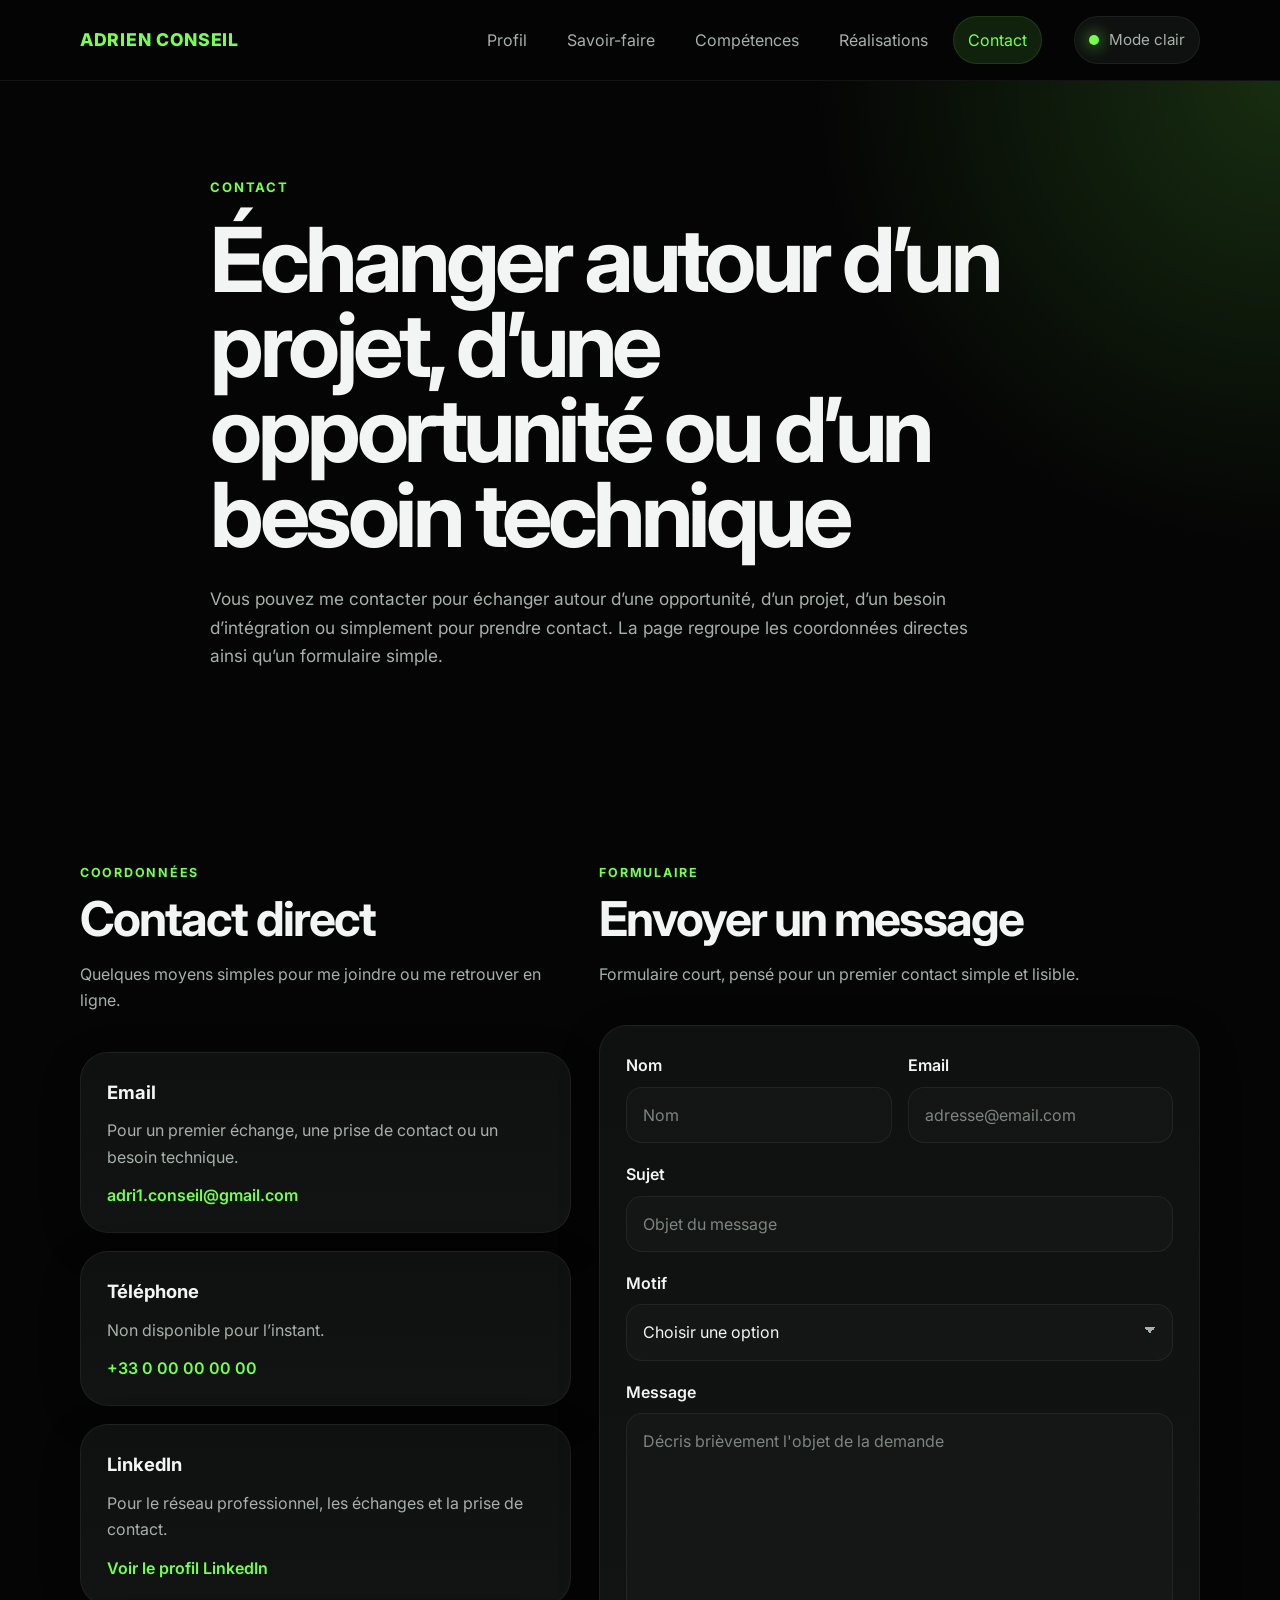
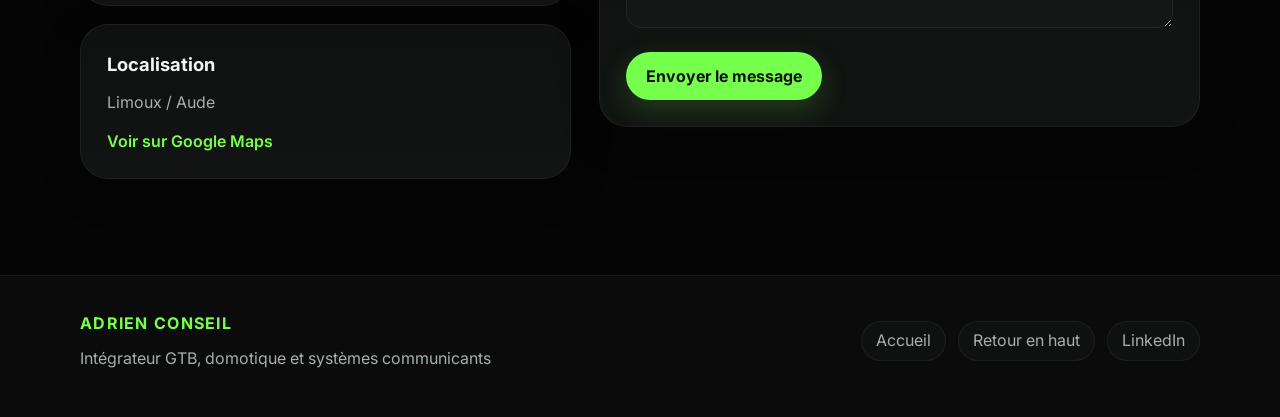
<file: contact.html>
<!DOCTYPE html>
<html lang="fr">
<head>
  <meta charset="UTF-8" />
  <meta name="viewport" content="width=device-width, initial-scale=1.0" />
  <title>Contact — Adrien Conseil</title>
  <meta
    name="description"
    content="Page de contact d’Adrien Conseil — Intégrateur GTB, domotique et systèmes communicants."
  />
  <link rel="stylesheet" href="style.css" />
</head>
<body data-theme="dark">
  <header class="site-header">
    <div class="container header-inner">
      <a href="index.html#top" class="site-brand">Adrien Conseil</a>

      <nav class="main-nav" aria-label="Navigation principale">
        <a href="index.html#profil" class="nav-link">Profil</a>
        <a href="index.html#missions" class="nav-link">Savoir-faire</a>
        <a href="index.html#competences" class="nav-link">Compétences</a>
        <a href="realisations.html" class="nav-link">Réalisations</a>
        <a href="contact.html" class="nav-link active">Contact</a>
      </nav>

      <button
        class="theme-toggle"
        id="themeToggle"
        type="button"
        aria-label="Changer de thème"
      >
        <span class="theme-toggle-dot"></span>
        <span class="theme-toggle-text">Mode clair</span>
      </button>
    </div>
  </header>

  <main id="top">
    <section class="section hero hero-contact">
      <div class="container hero-inner">
        <p class="eyebrow">Contact</p>
        <h1>Échanger autour d’un projet, d’une opportunité ou d’un besoin technique</h1>
        <p class="hero-text">
          Vous pouvez me contacter pour échanger autour d’une opportunité, d’un projet,
          d’un besoin d’intégration ou simplement pour prendre contact. La page
          regroupe les coordonnées directes ainsi qu’un formulaire simple.
        </p>
      </div>
    </section>

    <section class="section">
      <div class="container contact-layout">
        <div class="contact-column">
          <div class="section-heading">
            <p class="section-kicker">Coordonnées</p>
            <h2>Contact direct</h2>
            <p class="section-intro">
              Quelques moyens simples pour me joindre ou me retrouver en ligne.
            </p>
          </div>

          <div class="contact-cards">
            <article class="contact-card">
              <h3>Email</h3>
              <p>Pour un premier échange, une prise de contact ou un besoin technique.</p>
              <a href="mailto:adri1.conseil@gmail.com">adri1.conseil@gmail.com</a>
            </article>

            <article class="contact-card">
              <h3>Téléphone</h3>
              <p>Non disponible pour l’instant.</p>
              <a href="tel:+33000000000">+33 0 00 00 00 00</a>
            </article>

            <article class="contact-card">
              <h3>LinkedIn</h3>
              <p>Pour le réseau professionnel, les échanges et la prise de contact.</p>
              <a
                href="https://www.linkedin.com/in/adrien-conseil-538101113/"
                target="_blank"
                rel="noopener noreferrer"
              >
                Voir le profil LinkedIn
              </a>
            </article>

            <article class="contact-card">
              <h3>Localisation</h3>
              <p>Limoux / Aude</p>
              <a
                href="https://www.google.com/maps/search/?api=1&query=Limoux%2C+Aude"
                target="_blank"
                rel="noopener noreferrer"
              >
                Voir sur Google Maps
              </a>
            </article>
          </div>
        </div>

        <div class="contact-column">
          <div class="section-heading">
            <p class="section-kicker">Formulaire</p>
            <h2>Envoyer un message</h2>
            <p class="section-intro">
              Formulaire court, pensé pour un premier contact simple et lisible.
            </p>
          </div>

          <div class="contact-form-card">
            <form
              name="contact"
              method="POST"
              data-netlify="true"
              netlify-honeypot="bot-field"
              class="contact-form"
            >
              <input type="hidden" name="form-name" value="contact" />
              <p class="form-hidden">
                <label>
                  Ne pas remplir ce champ
                  <input name="bot-field" type="text" />
                </label>
              </p>

              <div class="form-grid">
                <div class="form-field">
                  <label for="name">Nom</label>
                  <input id="name" name="name" type="text" placeholder="Nom" required />
                </div>

                <div class="form-field">
                  <label for="email">Email</label>
                  <input id="email" name="email" type="email" placeholder="adresse@email.com" required />
                </div>
              </div>

              <div class="form-field">
                <label for="subject">Sujet</label>
                <input id="subject" name="subject" type="text" placeholder="Objet du message" />
              </div>

              <div class="form-field">
                <label for="reason">Motif</label>
                <select id="reason" name="reason">
                  <option value="">Choisir une option</option>
                  <option value="opportunite">Opportunité</option>
                  <option value="projet">Projet</option>
                  <option value="besoin-technique">Besoin technique</option>
                  <option value="autre">Autre</option>
                </select>
              </div>

              <div class="form-field">
                <label for="message">Message</label>
                <textarea
                  id="message"
                  name="message"
                  rows="7"
                  placeholder="Décris brièvement l'objet de la demande"
                  required
                ></textarea>
              </div>

              <div class="form-actions">
                <button type="submit" class="btn">Envoyer le message</button>
              </div>
            </form>
          </div>
        </div>
      </div>
    </section>
  </main>

  <footer class="site-footer">
    <div class="container footer-inner footer-inner-light">
      <div class="footer-text">
        <h2>Adrien Conseil</h2>
        <p>Intégrateur GTB, domotique et systèmes communicants</p>
      </div>

      <div class="footer-links">
        <a href="index.html">Accueil</a>
        <a href="#top">Retour en haut</a>
        <a
          href="https://www.linkedin.com/in/adrien-conseil-538101113/"
          target="_blank"
          rel="noopener noreferrer"
        >
          LinkedIn
        </a>
      </div>
    </div>
  </footer>

  <script>
    const body = document.body;
    const toggle = document.getElementById("themeToggle");
    const toggleText = document.querySelector(".theme-toggle-text");

    function applyTheme(theme) {
      body.setAttribute("data-theme", theme);
      localStorage.setItem("theme", theme);
      if (toggleText) {
        toggleText.textContent = theme === "dark" ? "Mode clair" : "Mode sombre";
      }
    }

    const savedTheme = localStorage.getItem("theme");
    if (savedTheme === "light" || savedTheme === "dark") {
      applyTheme(savedTheme);
    } else {
      applyTheme("dark");
    }

    if (toggle) {
      toggle.addEventListener("click", () => {
        const currentTheme = body.getAttribute("data-theme");
        applyTheme(currentTheme === "dark" ? "light" : "dark");
      });
    }
  </script>
</body>
</html>
</file>
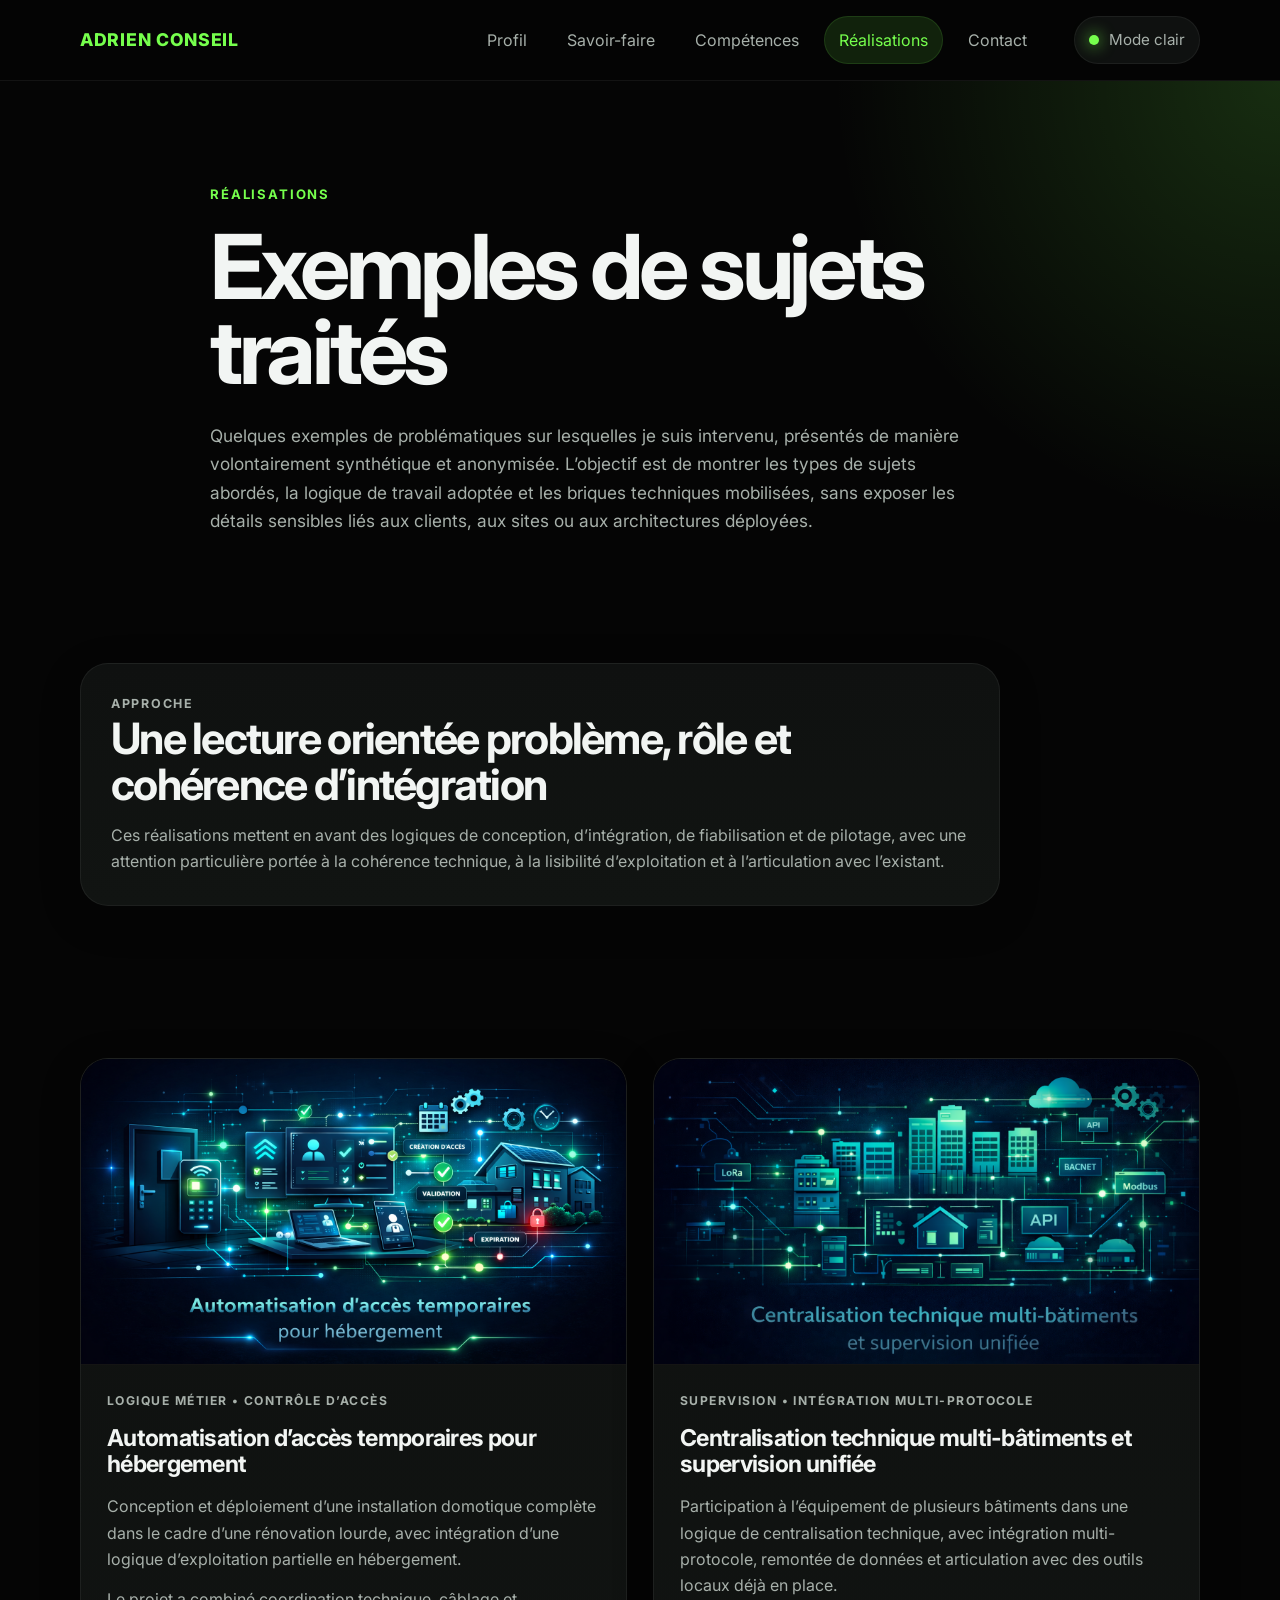
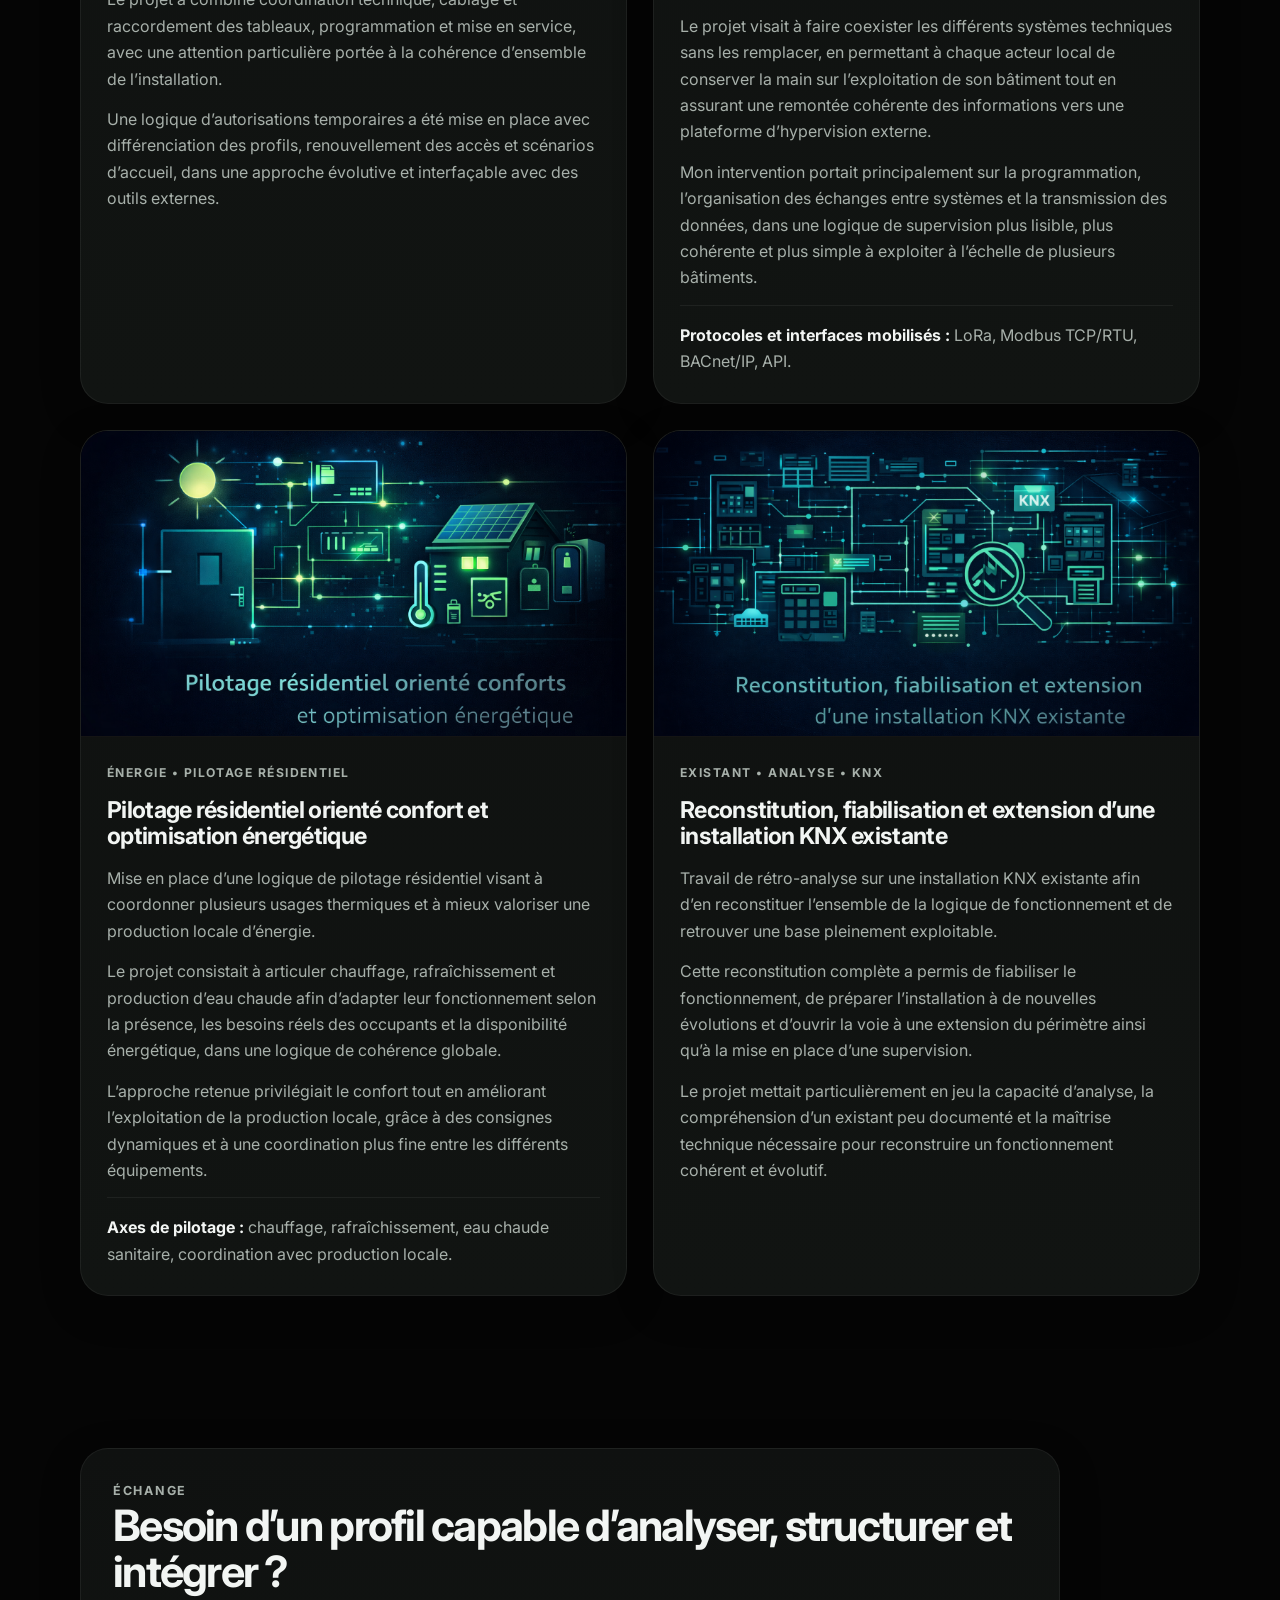
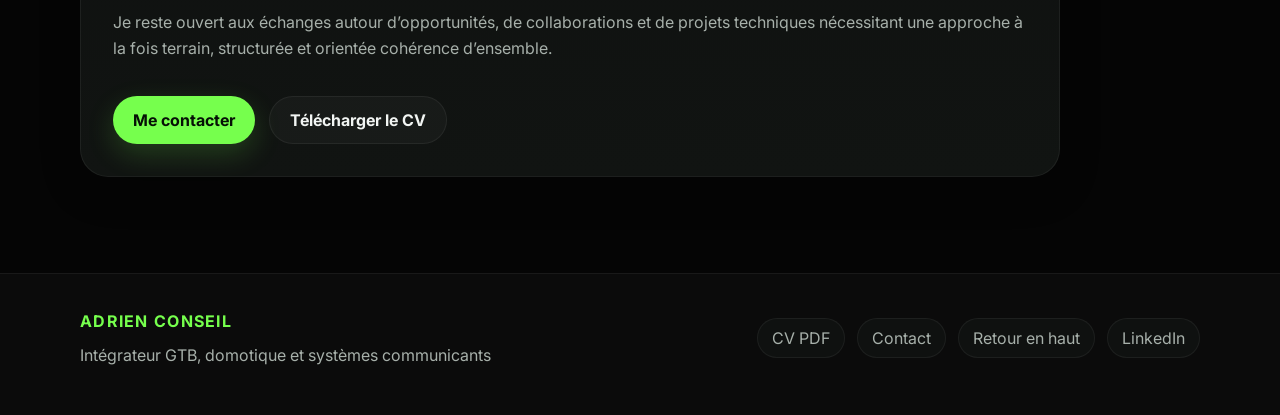
<file: realisations.html>
<!DOCTYPE html>
<html lang="fr">
<head>
  <meta charset="UTF-8" />
  <meta name="viewport" content="width=device-width, initial-scale=1.0" />
  <title>Réalisations — Adrien Conseil</title>
  <meta
    name="description"
    content="Quelques exemples de réalisations d’Adrien Conseil, présentés de manière synthétique et anonymisée."
  />
  <link rel="stylesheet" href="style.css" />
  <link rel="stylesheet" href="realisations.css" />
</head>
<body data-theme="dark">
  <header class="site-header">
    <div class="container header-inner">
      <a href="index.html#top" class="site-brand">Adrien Conseil</a>

      <nav class="main-nav" aria-label="Navigation principale">
        <a href="index.html#profil" class="nav-link">Profil</a>
        <a href="index.html#missions" class="nav-link">Savoir-faire</a>
        <a href="index.html#competences" class="nav-link">Compétences</a>
        <a href="realisations.html" class="nav-link active">Réalisations</a>
        <a href="contact.html" class="nav-link">Contact</a>
      </nav>

      <button
        class="theme-toggle"
        id="themeToggle"
        type="button"
        aria-label="Changer de thème"
      >
        <span class="theme-toggle-dot"></span>
        <span class="theme-toggle-text">Mode clair</span>
      </button>
    </div>
  </header>

  <main id="top">
    <section class="section hero hero-realisations">
      <div class="container hero-inner">
        <p class="eyebrow">Réalisations</p>
        <h1>Exemples de sujets traités</h1>
        <p class="hero-text">
          Quelques exemples de problématiques sur lesquelles je suis intervenu,
          présentés de manière volontairement synthétique et anonymisée. L’objectif
          est de montrer les types de sujets abordés, la logique de travail adoptée
          et les briques techniques mobilisées, sans exposer les détails sensibles
          liés aux clients, aux sites ou aux architectures déployées.
        </p>
      </div>
    </section>

    <section class="section realisations-intro-section">
      <div class="container">
        <div class="realisations-note">
          <p class="realisations-note-kicker">Approche</p>
          <h2>Une lecture orientée problème, rôle et cohérence d’intégration</h2>
          <p>
            Ces réalisations mettent en avant des logiques de conception,
            d’intégration, de fiabilisation et de pilotage, avec une attention
            particulière portée à la cohérence technique, à la lisibilité
            d’exploitation et à l’articulation avec l’existant.
          </p>
        </div>
      </div>
    </section>

    <section class="section realisations-grid-section">
      <div class="container">
        <div class="projects-grid">
          <article class="project-card">
            <figure class="project-visual">
              <img
                src="./ressources/img/realisation-acces-hebergement.png"
                alt="Illustration d’une automatisation d’accès temporaires pour hébergement"
              />
            </figure>

            <div class="project-content">
              <p class="project-label">Logique métier • Contrôle d’accès</p>
              <h2>Automatisation d’accès temporaires pour hébergement</h2>
              <p>
                Conception et déploiement d’une installation domotique complète dans
                le cadre d’une rénovation lourde, avec intégration d’une logique
                d’exploitation partielle en hébergement.
              </p>
              <p>
                Le projet a combiné coordination technique, câblage et raccordement
                des tableaux, programmation et mise en service, avec une attention
                particulière portée à la cohérence d’ensemble de l’installation.
              </p>
              <p>
                Une logique d’autorisations temporaires a été mise en place avec
                différenciation des profils, renouvellement des accès et scénarios
                d’accueil, dans une approche évolutive et interfaçable avec des
                outils externes.
              </p>
            </div>
          </article>

          <article class="project-card">
            <figure class="project-visual">
              <img
                src="./ressources/img/realisation-supervision-multibatiments.png"
                alt="Illustration d’une centralisation technique multi-bâtiments et supervision unifiée"
              />
            </figure>

            <div class="project-content">
              <p class="project-label">Supervision • Intégration multi-protocole</p>
              <h2>Centralisation technique multi-bâtiments et supervision unifiée</h2>
              <p>
                Participation à l’équipement de plusieurs bâtiments dans une logique
                de centralisation technique, avec intégration multi-protocole,
                remontée de données et articulation avec des outils locaux déjà en place.
              </p>
              <p>
                Le projet visait à faire coexister les différents systèmes techniques
                sans les remplacer, en permettant à chaque acteur local de conserver
                la main sur l’exploitation de son bâtiment tout en assurant une
                remontée cohérente des informations vers une plateforme d’hypervision externe.
              </p>
              <p>
                Mon intervention portait principalement sur la programmation,
                l’organisation des échanges entre systèmes et la transmission des
                données, dans une logique de supervision plus lisible, plus cohérente
                et plus simple à exploiter à l’échelle de plusieurs bâtiments.
              </p>

              <p class="project-techline">
                <strong>Protocoles et interfaces mobilisés :</strong> LoRa, Modbus
                TCP/RTU, BACnet/IP, API.
              </p>
            </div>
          </article>

          <article class="project-card">
            <figure class="project-visual">
              <img
                src="./ressources/img/realisation-energie-residentielle.png"
                alt="Illustration d’un pilotage résidentiel orienté confort et optimisation énergétique"
              />
            </figure>

            <div class="project-content">
              <p class="project-label">Énergie • Pilotage résidentiel</p>
              <h2>Pilotage résidentiel orienté confort et optimisation énergétique</h2>
              <p>
                Mise en place d’une logique de pilotage résidentiel visant à
                coordonner plusieurs usages thermiques et à mieux valoriser une
                production locale d’énergie.
              </p>
              <p>
                Le projet consistait à articuler chauffage, rafraîchissement et
                production d’eau chaude afin d’adapter leur fonctionnement selon la
                présence, les besoins réels des occupants et la disponibilité
                énergétique, dans une logique de cohérence globale.
              </p>
              <p>
                L’approche retenue privilégiait le confort tout en améliorant
                l’exploitation de la production locale, grâce à des consignes
                dynamiques et à une coordination plus fine entre les différents équipements.
              </p>

              <p class="project-techline">
                <strong>Axes de pilotage :</strong> chauffage, rafraîchissement,
                eau chaude sanitaire, coordination avec production locale.
              </p>
            </div>
          </article>

          <article class="project-card">
            <figure class="project-visual">
              <img
                src="./ressources/img/realisation-knx-existant.png"
                alt="Illustration d’une reconstitution, fiabilisation et extension d’une installation KNX existante"
              />
            </figure>

            <div class="project-content">
              <p class="project-label">Existant • Analyse • KNX</p>
              <h2>Reconstitution, fiabilisation et extension d’une installation KNX existante</h2>
              <p>
                Travail de rétro-analyse sur une installation KNX existante afin
                d’en reconstituer l’ensemble de la logique de fonctionnement et de
                retrouver une base pleinement exploitable.
              </p>
              <p>
                Cette reconstitution complète a permis de fiabiliser le fonctionnement,
                de préparer l’installation à de nouvelles évolutions et d’ouvrir la
                voie à une extension du périmètre ainsi qu’à la mise en place d’une supervision.
              </p>
              <p>
                Le projet mettait particulièrement en jeu la capacité d’analyse, la
                compréhension d’un existant peu documenté et la maîtrise technique
                nécessaire pour reconstruire un fonctionnement cohérent et évolutif.
              </p>
            </div>
          </article>
        </div>
      </div>
    </section>

    <section class="section realisations-cta-section">
      <div class="container">
        <div class="realisations-cta">
          <p class="section-kicker">Échange</p>
          <h2>Besoin d’un profil capable d’analyser, structurer et intégrer ?</h2>
          <p>
            Je reste ouvert aux échanges autour d’opportunités, de collaborations
            et de projets techniques nécessitant une approche à la fois terrain,
            structurée et orientée cohérence d’ensemble.
          </p>
          <div class="hero-actions">
            <a href="contact.html" class="btn">Me contacter</a>
            <a href="adrien_conseil_cv_dark_v3.pdf" class="btn btn-secondary" download>
              Télécharger le CV
            </a>
          </div>
        </div>
      </div>
    </section>
  </main>

  <footer class="site-footer">
    <div class="container footer-inner footer-inner-light">
      <div class="footer-text">
        <h2>Adrien Conseil</h2>
        <p>Intégrateur GTB, domotique et systèmes communicants</p>
      </div>

      <div class="footer-links">
        <a href="adrien_conseil_cv_dark_v3.pdf" download>CV PDF</a>
        <a href="contact.html">Contact</a>
        <a href="#top">Retour en haut</a>
        <a
          href="https://www.linkedin.com/in/adrien-conseil-538101113/"
          target="_blank"
          rel="noopener noreferrer"
        >
          LinkedIn
        </a>
      </div>
    </div>
  </footer>

  <script>
    const body = document.body;
    const toggle = document.getElementById("themeToggle");
    const toggleText = document.querySelector(".theme-toggle-text");

    function applyTheme(theme) {
      body.setAttribute("data-theme", theme);
      localStorage.setItem("theme", theme);
      if (toggleText) {
        toggleText.textContent = theme === "dark" ? "Mode clair" : "Mode sombre";
      }
    }

    const savedTheme = localStorage.getItem("theme");
    if (savedTheme === "light" || savedTheme === "dark") {
      applyTheme(savedTheme);
    } else {
      applyTheme("dark");
    }

    if (toggle) {
      toggle.addEventListener("click", () => {
        const currentTheme = body.getAttribute("data-theme");
        applyTheme(currentTheme === "dark" ? "light" : "dark");
      });
    }
  </script>
</body>
</html>
</file>
<file: style.css>
@import url("https://fonts.googleapis.com/css2?family=Inter:wght@400;500;600;700;800&display=swap");

:root {
  --font-main: "Inter", Arial, sans-serif;
  --radius-sm: 10px;
  --radius-md: 18px;
  --radius-lg: 28px;
  --shadow-soft: 0 12px 40px rgba(0, 0, 0, 0.22);
  --transition-fast: 0.2s ease;
  --transition-medium: 0.35s ease;
}

body[data-theme="dark"] {
  --bg: #050505;
  --bg-elevated: #0b0b0b;
  --bg-card: #0f1110;
  --bg-card-2: #111412;
  --text: #f2f5f3;
  --text-soft: #a7b0aa;
  --text-muted: #7c857f;
  --border: rgba(122, 255, 87, 0.12);
  --border-soft: rgba(255, 255, 255, 0.06);
  --accent: #76ff4d;
  --accent-strong: #57e234;
  --accent-soft: rgba(118, 255, 77, 0.12);
  --hero-glow: radial-gradient(circle at top right, rgba(118, 255, 77, 0.16), transparent 32%);
  --section-alt: #080909;
  --button-secondary-bg: rgba(255, 255, 255, 0.03);
  --button-secondary-text: #f2f5f3;
  --input-bg: rgba(255, 255, 255, 0.02);
  --select-option-bg: #111412;
  --select-option-text: #f2f5f3;
}

body[data-theme="light"] {
  --bg: #f3f5f3;
  --bg-elevated: #fcfcfb;
  --bg-card: #ffffff;
  --bg-card-2: #f8faf8;
  --text: #171c18;
  --text-soft: #4f5a53;
  --text-muted: #758077;
  --border: rgba(41, 120, 30, 0.15);
  --border-soft: rgba(0, 0, 0, 0.08);
  --accent: #4dbb34;
  --accent-strong: #2c8f1c;
  --accent-soft: rgba(77, 187, 52, 0.10);
  --hero-glow: radial-gradient(circle at top right, rgba(77, 187, 52, 0.14), transparent 34%);
  --section-alt: #edf1ed;
  --button-secondary-bg: rgba(0, 0, 0, 0.03);
  --button-secondary-text: #171c18;
  --input-bg: rgba(0, 0, 0, 0.02);
  --select-option-bg: #ffffff;
  --select-option-text: #171c18;
}

* {
  box-sizing: border-box;
}

html {
  scroll-behavior: smooth;
}

body {
  margin: 0;
  font-family: var(--font-main);
  background: var(--bg);
  color: var(--text);
  line-height: 1.65;
  transition:
    background-color var(--transition-medium),
    color var(--transition-medium);
}

img {
  max-width: 100%;
  display: block;
}

a {
  color: inherit;
}

button,
input,
select,
textarea {
  font: inherit;
}

.container {
  width: min(1120px, calc(100% - 40px));
  margin: 0 auto;
}

.section {
  padding: 96px 0;
  position: relative;
}

.section-alt {
  background: var(--section-alt);
  border-top: 1px solid var(--border-soft);
  border-bottom: 1px solid var(--border-soft);
}

.site-header {
  position: sticky;
  top: 0;
  z-index: 100;
  backdrop-filter: blur(14px);
  background: color-mix(in srgb, var(--bg) 82%, transparent);
  border-bottom: 1px solid var(--border-soft);
}

.header-inner {
  min-height: 80px;
  display: flex;
  align-items: center;
  gap: 24px;
}

.site-brand {
  text-decoration: none;
  font-weight: 800;
  font-size: 1.1rem;
  letter-spacing: 0.04em;
  text-transform: uppercase;
  color: var(--accent);
  white-space: nowrap;
}

.main-nav {
  display: flex;
  align-items: center;
  gap: 10px;
  margin-left: auto;
}

.nav-link {
  text-decoration: none;
  color: var(--text-soft);
  padding: 10px 14px;
  border-radius: 999px;
  border: 1px solid transparent;
  transition:
    color var(--transition-fast),
    background-color var(--transition-fast),
    border-color var(--transition-fast);
}

.nav-link:hover {
  color: var(--text);
  background: var(--accent-soft);
  border-color: var(--border);
}

.nav-link.active {
  color: var(--accent);
  background: var(--accent-soft);
  border-color: var(--border);
}

.theme-toggle {
  margin-left: 8px;
  display: inline-flex;
  align-items: center;
  gap: 10px;
  background: var(--bg-card);
  color: var(--text);
  border: 1px solid var(--border-soft);
  border-radius: 999px;
  padding: 10px 14px;
  cursor: pointer;
  transition:
    transform var(--transition-fast),
    border-color var(--transition-fast),
    background-color var(--transition-fast);
}

.theme-toggle:hover {
  transform: translateY(-1px);
  border-color: var(--border);
}

.theme-toggle-dot {
  width: 10px;
  height: 10px;
  border-radius: 50%;
  background: var(--accent);
  box-shadow: 0 0 16px var(--accent);
}

.theme-toggle-text {
  font-size: 0.95rem;
  color: var(--text-soft);
}

.hero {
  min-height: calc(100vh - 80px);
  display: flex;
  align-items: center;
  background:
    var(--hero-glow),
    linear-gradient(to bottom, transparent, transparent);
}

.hero-contact {
  min-height: 62vh;
}

.hero-inner {
  max-width: 860px;
}

.eyebrow {
  margin: 0 0 18px;
  color: var(--accent);
  font-weight: 700;
  text-transform: uppercase;
  letter-spacing: 0.14em;
  font-size: 0.82rem;
}

.hero h1 {
  margin: 0;
  font-size: clamp(3rem, 7vw, 6rem);
  line-height: 0.95;
  letter-spacing: -0.05em;
}

.hero-subtitle {
  margin: 18px 0 0;
  font-size: clamp(1.15rem, 2.2vw, 1.6rem);
  color: var(--text);
  font-weight: 600;
}

.hero-text {
  margin: 28px 0 0;
  max-width: 780px;
  font-size: 1.08rem;
  color: var(--text-soft);
}

.hero-actions {
  margin-top: 34px;
  display: flex;
  flex-wrap: wrap;
  gap: 14px;
}

.btn {
  display: inline-flex;
  align-items: center;
  justify-content: center;
  min-height: 48px;
  padding: 0 20px;
  border-radius: 999px;
  text-decoration: none;
  font-weight: 700;
  border: none;
  transition:
    transform var(--transition-fast),
    background-color var(--transition-fast),
    color var(--transition-fast),
    border-color var(--transition-fast),
    box-shadow var(--transition-fast);
}

.btn:hover {
  transform: translateY(-2px);
}

.btn {
  background: var(--accent);
  color: #061006;
  box-shadow: 0 10px 28px rgba(118, 255, 77, 0.18);
}

.btn:hover {
  background: var(--accent-strong);
}

.btn-secondary {
  background: var(--button-secondary-bg);
  color: var(--button-secondary-text);
  border: 1px solid var(--border-soft);
  box-shadow: none;
}

.btn-secondary:hover {
  border-color: var(--border);
  background: var(--accent-soft);
  color: var(--text);
}

.section-heading {
  margin-bottom: 38px;
  max-width: 760px;
}

.section-heading-wide {
  max-width: 980px;
}

.section-kicker {
  margin: 0 0 10px;
  color: var(--accent);
  text-transform: uppercase;
  letter-spacing: 0.14em;
  font-weight: 700;
  font-size: 0.78rem;
}

.section-heading h2 {
  margin: 0;
  font-size: clamp(2rem, 4vw, 3rem);
  line-height: 1.08;
  letter-spacing: -0.04em;
}

.section-intro {
  margin: 16px 0 0;
  color: var(--text-soft);
  max-width: 680px;
}

.content-card,
.highlight-card,
.contact-card,
.contact-form-card {
  background: linear-gradient(180deg, var(--bg-card), var(--bg-card-2));
  border: 1px solid var(--border-soft);
  border-radius: var(--radius-lg);
  box-shadow: var(--shadow-soft);
}

.content-card {
  padding: 30px;
}

.content-card p {
  margin: 0 0 18px;
  color: var(--text-soft);
}

.content-card p:last-child {
  margin-bottom: 0;
}

/* Timeline */
.timeline-v2 {
  position: relative;
  display: grid;
  gap: 22px;
}

.timeline-v2::before {
  content: "";
  position: absolute;
  left: 28px;
  top: 28px;
  bottom: 28px;
  width: 1px;
  background: linear-gradient(to bottom, var(--accent), transparent);
  opacity: 0.55;
}

.timeline-item-v2 {
  display: grid;
  grid-template-columns: 72px 1fr;
  gap: 24px;
  align-items: center;
}

.timeline-step-v2 {
  position: relative;
  z-index: 1;
  width: 56px;
  height: 56px;
  border-radius: 50%;
  background: var(--bg-card);
  border: 1px solid var(--border);
  color: var(--accent);
  display: flex;
  align-items: center;
  justify-content: center;
  font-weight: 800;
  box-shadow: 0 0 0 10px color-mix(in srgb, var(--bg) 82%, transparent);
}

.timeline-card-v2 {
  min-height: 138px;
  display: flex;
  flex-direction: column;
  justify-content: center;
  padding: 28px;
  border-radius: var(--radius-lg);
  background: linear-gradient(180deg, var(--bg-card), var(--bg-card-2));
  border: 1px solid var(--border-soft);
  box-shadow: var(--shadow-soft);
  transition:
    transform var(--transition-fast),
    border-color var(--transition-fast);
}

.timeline-card-v2:hover {
  transform: translateY(-2px);
  border-color: var(--border);
}

.timeline-card-v2 h3 {
  margin: 0 0 12px;
}

.timeline-card-v2 p {
  margin: 0;
  color: var(--text-soft);
}

.highlight-card {
  margin-top: 28px;
  padding: 26px 28px;
  border-color: var(--border);
  background:
    linear-gradient(180deg, var(--bg-card), var(--bg-card-2)),
    var(--accent-soft);
}

.highlight-card h3 {
  margin: 0 0 10px;
  color: var(--accent);
}

.highlight-card p {
  margin: 0;
  color: var(--text-soft);
}

/* Competences block */
.tech-switcher {
  border: 1px solid var(--border-soft);
  border-radius: var(--radius-lg);
  background: linear-gradient(180deg, var(--bg-card), var(--bg-card-2));
  box-shadow: var(--shadow-soft);
  overflow: hidden;
}

.tech-tabs {
  display: flex;
  gap: 10px;
  padding: 18px;
  border-bottom: 1px solid var(--border-soft);
  background: color-mix(in srgb, var(--bg-card) 86%, transparent);
}

.tech-tab {
  border: 1px solid var(--border-soft);
  background: var(--bg);
  color: var(--text-soft);
  border-radius: 999px;
  padding: 10px 16px;
  cursor: pointer;
  transition:
    border-color var(--transition-fast),
    background-color var(--transition-fast),
    color var(--transition-fast),
    transform var(--transition-fast);
}

.tech-tab:hover {
  transform: translateY(-1px);
  border-color: var(--border);
  color: var(--text);
}

.tech-tab.active {
  background: var(--accent-soft);
  border-color: var(--border);
  color: var(--accent);
}

.tech-panels {
  position: relative;
}

.tech-panel {
  display: none;
  padding: 28px;
}

.tech-panel.active {
  display: block;
}

.tech-points {
  margin: 0;
  padding-left: 18px;
  color: var(--text-soft);
}

.tech-points li + li {
  margin-top: 8px;
}

/* Systems */
.system-switcher {
  display: grid;
  gap: 18px;
}

.system-buttons {
  display: flex;
  flex-wrap: wrap;
  gap: 10px;
}

.system-button {
  border: 1px solid var(--border-soft);
  background: var(--bg);
  color: var(--text-soft);
  border-radius: 999px;
  padding: 10px 16px;
  cursor: pointer;
  transition:
    border-color var(--transition-fast),
    background-color var(--transition-fast),
    color var(--transition-fast),
    transform var(--transition-fast);
}

.system-button:hover {
  transform: translateY(-1px);
  border-color: var(--border);
  color: var(--text);
}

.system-button.active {
  background: var(--accent-soft);
  border-color: var(--border);
  color: var(--accent);
}

.system-display {
  display: grid;
  grid-template-columns: minmax(320px, 0.95fr) minmax(460px, 1.25fr);
  gap: 24px;
  align-items: stretch;
}

.system-visual {
  position: relative;
  min-height: 360px;
}

.system-card {
  display: none;
  height: 100%;
}

.system-card.active {
  display: block;
}

.system-logo-stage {
  min-height: 360px;
  height: 100%;
  border-radius: 24px;
  border: 1px solid var(--border-soft);
  box-shadow: var(--shadow-soft);
  display: flex;
  align-items: center;
  justify-content: center;
  padding: 24px;
  overflow: hidden;
}

.loxone-stage {
  background:
    radial-gradient(circle at top right, rgba(118, 255, 77, 0.16), transparent 42%),
    linear-gradient(180deg, #030603, #071007);
}

.knx-stage {
  background:
    radial-gradient(circle at top right, rgba(41, 174, 255, 0.22), transparent 42%),
    linear-gradient(180deg, #02060b, #07111b);
}

.wit-stage {
  background:
    radial-gradient(circle at top right, rgba(0, 180, 255, 0.18), transparent 42%),
    linear-gradient(180deg, #02060a, #071019);
}

.brand-logo-text {
  font-size: clamp(2rem, 5vw, 4rem);
  font-weight: 800;
  letter-spacing: 0.08em;
  text-transform: uppercase;
}

.loxone-stage .brand-logo-text {
  color: #76ff4d;
  text-shadow: 0 0 24px rgba(118, 255, 77, 0.16);
}

.brand-logo-knx {
  display: inline-block;
  font-family: "Arial Black", "Inter", Arial, sans-serif;
  font-style: italic;
  font-weight: 900;
  letter-spacing: 0.02em;
  transform: skew(-12deg);
  background: linear-gradient(135deg, #46d7ff 0%, #1da1ff 55%, #7bbcff 100%);
  -webkit-background-clip: text;
  background-clip: text;
  color: transparent;
  text-shadow: 0 0 24px rgba(29, 161, 255, 0.18);
}

.brand-logo-image {
  display: block;
  max-width: 100%;
  height: auto;
}

.wit-logo-image {
  width: min(280px, 82%);
  filter: drop-shadow(0 10px 24px rgba(0, 0, 0, 0.28));
}

.system-copy {
  position: relative;
  min-height: 360px;
}

.system-copy-item {
  display: none;
  height: 100%;
  padding: 30px 32px;
  border-radius: 24px;
  background: linear-gradient(180deg, var(--bg-card), var(--bg-card-2));
  border: 1px solid var(--border-soft);
  box-shadow: var(--shadow-soft);
}

.system-copy-item.active {
  display: block;
}

.system-copy-item h3 {
  margin: 0 0 16px;
  font-size: 1.5rem;
}

.system-copy-item p {
  margin: 0 0 20px;
  color: var(--text-soft);
  max-width: 62ch;
}

.system-copy-item .tech-points {
  max-width: 62ch;
}

/* Protocols */
.protocol-switcher {
  display: grid;
  gap: 18px;
}

.protocol-buttons {
  display: flex;
  flex-wrap: wrap;
  gap: 10px;
}

.protocol-button {
  border: 1px solid var(--border-soft);
  background: var(--bg);
  color: var(--text-soft);
  border-radius: 999px;
  padding: 10px 16px;
  cursor: pointer;
  transition:
    border-color var(--transition-fast),
    background-color var(--transition-fast),
    color var(--transition-fast),
    transform var(--transition-fast);
}

.protocol-button:hover {
  transform: translateY(-1px);
  border-color: var(--border);
  color: var(--text);
}

.protocol-button.active {
  background: var(--accent-soft);
  border-color: var(--border);
  color: var(--accent);
}

.protocol-display {
  display: grid;
  grid-template-columns: minmax(320px, 0.95fr) minmax(460px, 1.25fr);
  gap: 24px;
  align-items: stretch;
}

.protocol-visual {
  position: relative;
  min-height: 360px;
}

.protocol-card {
  display: none;
  height: 100%;
}

.protocol-card.active {
  display: block;
}

.protocol-logo-stage {
  min-height: 360px;
  height: 100%;
  border-radius: 24px;
  border: 1px solid var(--border-soft);
  box-shadow: var(--shadow-soft);
  display: flex;
  align-items: center;
  justify-content: center;
  padding: 24px;
  overflow: hidden;
}

.modbus-stage {
  background:
    radial-gradient(circle at top right, rgba(255, 146, 43, 0.20), transparent 42%),
    linear-gradient(180deg, #0b0502, #1a0e06);
}

.bacnet-stage {
  background:
    radial-gradient(circle at top right, rgba(122, 255, 87, 0.16), transparent 42%),
    linear-gradient(180deg, #030603, #081108);
}

.api-stage {
  background:
    radial-gradient(circle at top right, rgba(155, 122, 255, 0.18), transparent 42%),
    linear-gradient(180deg, #05030b, #0f0919);
}

.lora-stage {
  background:
    radial-gradient(circle at top right, rgba(43, 197, 255, 0.20), transparent 42%),
    linear-gradient(180deg, #02070b, #07131c);
}

.brand-logo-modbus {
  color: #ff9a3b;
  text-shadow: 0 0 24px rgba(255, 154, 59, 0.18);
}

.brand-logo-bacnet {
  color: #7aff57;
  text-shadow: 0 0 24px rgba(122, 255, 87, 0.16);
}

.brand-logo-api {
  color: #c6a6ff;
  text-shadow: 0 0 24px rgba(198, 166, 255, 0.18);
}

.brand-logo-lora {
  color: #5fd9ff;
  text-shadow: 0 0 24px rgba(95, 217, 255, 0.18);
}

.protocol-copy {
  position: relative;
  min-height: 360px;
}

.protocol-copy-item {
  display: none;
  height: 100%;
  padding: 30px 32px;
  border-radius: 24px;
  background: linear-gradient(180deg, var(--bg-card), var(--bg-card-2));
  border: 1px solid var(--border-soft);
  box-shadow: var(--shadow-soft);
}

.protocol-copy-item.active {
  display: block;
}

.protocol-copy-item h3 {
  margin: 0 0 16px;
  font-size: 1.5rem;
}

.protocol-copy-item p {
  margin: 0;
  color: var(--text-soft);
  max-width: 62ch;
}

/* Contact page */
.contact-layout {
  display: grid;
  grid-template-columns: minmax(0, 0.9fr) minmax(0, 1.1fr);
  gap: 28px;
  align-items: start;
}

.contact-column {
  min-width: 0;
}

.contact-cards {
  display: grid;
  gap: 18px;
}

.contact-card {
  padding: 24px 26px;
}

.contact-card h3 {
  margin: 0 0 10px;
  font-size: 1.15rem;
}

.contact-card p {
  margin: 0 0 12px;
  color: var(--text-soft);
}

.contact-card a,
.contact-card span {
  color: var(--accent);
  text-decoration: none;
  font-weight: 600;
}

.contact-card a:hover {
  text-decoration: underline;
}

.contact-form-card {
  padding: 26px;
}

.contact-form {
  display: grid;
  gap: 18px;
}

.form-grid {
  display: grid;
  grid-template-columns: repeat(2, minmax(0, 1fr));
  gap: 16px;
}

.form-field {
  display: grid;
  gap: 8px;
}

.form-field label {
  font-weight: 600;
  color: var(--text);
}

.form-field input,
.form-field select,
.form-field textarea {
  width: 100%;
  border: 1px solid var(--border-soft);
  background: var(--input-bg);
  color: var(--text);
  border-radius: 16px;
  padding: 14px 16px;
  outline: none;
  transition:
    border-color var(--transition-fast),
    background-color var(--transition-fast),
    box-shadow var(--transition-fast);
}

.form-field input::placeholder,
.form-field textarea::placeholder {
  color: var(--text-muted);
}

.form-field input:focus,
.form-field select:focus,
.form-field textarea:focus {
  border-color: var(--border);
  box-shadow: 0 0 0 4px var(--accent-soft);
}

.form-field textarea {
  resize: vertical;
  min-height: 150px;
}

.form-field select {
  appearance: none;
  -webkit-appearance: none;
  -moz-appearance: none;
  padding-right: 48px;
  background-image:
    linear-gradient(45deg, transparent 50%, var(--text-soft) 50%),
    linear-gradient(135deg, var(--text-soft) 50%, transparent 50%);
  background-position:
    calc(100% - 22px) calc(50% - 3px),
    calc(100% - 16px) calc(50% - 3px);
  background-size: 6px 6px, 6px 6px;
  background-repeat: no-repeat;
}

.form-field select option {
  background: var(--select-option-bg);
  color: var(--select-option-text);
}

.form-actions {
  padding-top: 6px;
}

.form-hidden {
  display: none;
}

/* Footer */
.site-footer {
  border-top: 1px solid var(--border-soft);
  background: var(--bg-elevated);
}

.footer-inner {
  padding: 34px 0 46px;
  display: flex;
  align-items: flex-start;
  justify-content: space-between;
  gap: 24px;
}

.footer-inner-light {
  align-items: center;
}

.footer-text h2 {
  margin: 0 0 8px;
  font-size: 1rem;
  color: var(--accent);
  text-transform: uppercase;
  letter-spacing: 0.08em;
}

.footer-text p {
  margin: 0;
  color: var(--text-soft);
}

.footer-links {
  display: flex;
  flex-wrap: wrap;
  gap: 10px 12px;
  justify-content: flex-end;
}

.footer-links a,
.footer-links span {
  display: inline-flex;
  align-items: center;
  min-height: 40px;
  padding: 0 14px;
  border-radius: 999px;
  border: 1px solid var(--border-soft);
  background: var(--bg-card);
  color: var(--text-soft);
  text-decoration: none;
  transition:
    border-color var(--transition-fast),
    color var(--transition-fast),
    transform var(--transition-fast);
}

.footer-links a:hover {
  transform: translateY(-1px);
  border-color: var(--border);
  color: var(--text);
}

/* Responsive */
@media (min-width: 900px) {
  .section-heading-wide h2 {
    white-space: nowrap;
  }
}

@media (max-width: 1000px) {
  .system-display,
  .protocol-display,
  .contact-layout {
    grid-template-columns: 1fr;
  }

  .system-visual,
  .system-copy,
  .protocol-visual,
  .protocol-copy {
    min-height: auto;
  }

  .system-logo-stage,
  .system-copy-item,
  .protocol-logo-stage,
  .protocol-copy-item {
    min-height: 260px;
  }

  .system-copy-item p,
  .system-copy-item .tech-points,
  .protocol-copy-item p {
    max-width: none;
  }
}

@media (max-width: 980px) {
  .header-inner {
    flex-wrap: wrap;
    padding: 14px 0;
  }

  .main-nav {
    order: 3;
    width: 100%;
    margin-left: 0;
    overflow-x: auto;
    padding-bottom: 4px;
  }

  .hero {
    min-height: auto;
    padding-top: 40px;
  }

  .footer-inner {
    flex-direction: column;
  }

  .footer-links {
    justify-content: flex-start;
  }
}

@media (max-width: 720px) {
  .container {
    width: min(100% - 24px, 1120px);
  }

  .section {
    padding: 72px 0;
  }

  .hero h1 {
    line-height: 1;
  }

  .hero-text {
    font-size: 1rem;
  }

  .timeline-item-v2 {
    grid-template-columns: 56px 1fr;
    gap: 14px;
    align-items: center;
  }

  .timeline-v2::before {
    left: 19px;
  }

  .timeline-step-v2 {
    width: 40px;
    height: 40px;
    font-size: 0.9rem;
  }

  .timeline-card-v2,
  .content-card,
  .highlight-card,
  .system-copy-item,
  .system-logo-stage,
  .protocol-copy-item,
  .protocol-logo-stage,
  .contact-card,
  .contact-form-card {
    min-height: auto;
    padding: 20px;
    border-radius: 20px;
  }

  .tech-tabs,
  .system-buttons,
  .protocol-buttons {
    flex-wrap: wrap;
  }

  .tech-panel {
    padding: 20px;
  }

  .brand-logo-text {
    font-size: 2rem;
  }

  .wit-logo-image {
    width: min(220px, 85%);
  }

  .form-grid {
    grid-template-columns: 1fr;
  }

  .theme-toggle-text {
    display: none;
  }
}
</file>
<file: realisations.css>
.hero-realisations {
  min-height: 62vh;
}

.realisations-intro-section {
  padding-top: 24px;
}

.realisations-note,
.realisations-cta,
.project-card {
  background: linear-gradient(180deg, var(--bg-card), var(--bg-card-2));
  border: 1px solid var(--border-soft);
  border-radius: var(--radius-lg);
  box-shadow: var(--shadow-soft);
}

.realisations-note {
  padding: 30px;
  max-width: 920px;
}

.realisations-note-kicker {
  margin: 0 0 10px;
  color: var(--accent);
  text-transform: uppercase;
  letter-spacing: 0.14em;
  font-weight: 700;
  font-size: 0.78rem;
}

.realisations-note h2,
.realisations-cta h2 {
  margin: 0 0 14px;
  font-size: clamp(1.8rem, 3.6vw, 2.7rem);
  line-height: 1.08;
  letter-spacing: -0.04em;
}

.realisations-note p,
.realisations-cta p {
  margin: 0;
  color: var(--text-soft);
}

.realisations-grid-section {
  padding-top: 56px;
}

.projects-grid {
  display: grid;
  grid-template-columns: repeat(2, minmax(0, 1fr));
  gap: 26px;
}

.project-card {
  overflow: hidden;
  display: flex;
  flex-direction: column;
  min-height: 100%;
}

.project-visual {
  margin: 0;
  aspect-ratio: 16 / 9;
  background: #050505;
  overflow: hidden;
  border-bottom: 1px solid var(--border-soft);
}

.project-visual img {
  width: 100%;
  height: 100%;
  object-fit: cover;
  display: block;
}

.project-content {
  padding: 26px 26px 28px;
}

.project-label {
  margin: 0 0 10px;
  color: var(--accent);
  text-transform: uppercase;
  letter-spacing: 0.12em;
  font-weight: 700;
  font-size: 0.76rem;
}

.project-content h2 {
  margin: 0 0 16px;
  font-size: 1.45rem;
  line-height: 1.12;
  letter-spacing: -0.03em;
}

.project-content p {
  margin: 0 0 14px;
  color: var(--text-soft);
}

.project-content p:last-child {
  margin-bottom: 0;
}

.project-techline {
  margin-top: 18px;
  padding-top: 16px;
  border-top: 1px solid var(--border-soft);
  color: var(--text);
}

.project-techline strong {
  color: var(--text);
}

.realisations-cta-section {
  padding-top: 56px;
}

.realisations-cta {
  padding: 32px;
  max-width: 980px;
}

@media (max-width: 1000px) {
  .projects-grid {
    grid-template-columns: 1fr;
  }
}

@media (max-width: 720px) {
  .realisations-note,
  .realisations-cta,
  .project-content {
    padding: 20px;
  }

  .project-content h2 {
    font-size: 1.25rem;
  }
}
</file>
